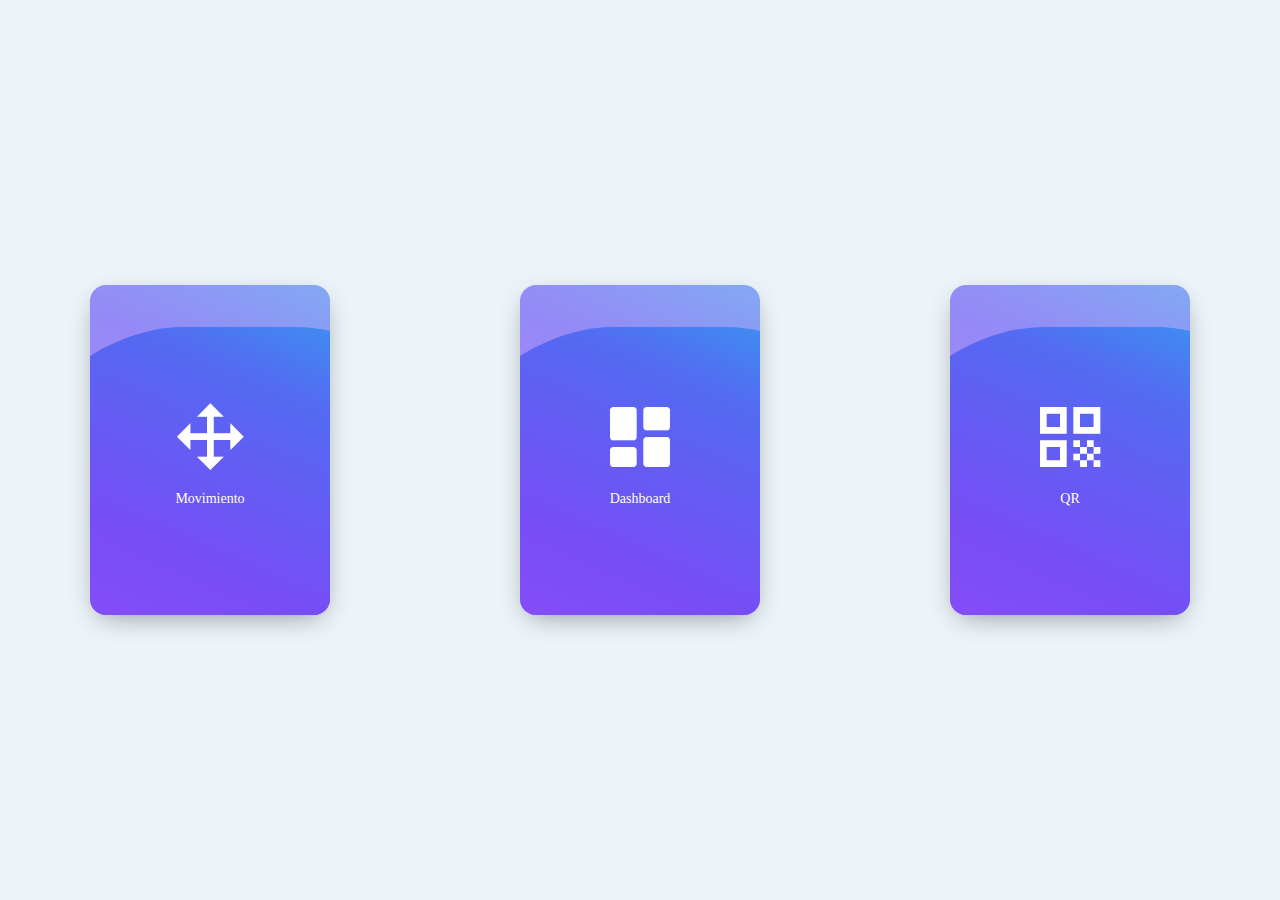
<file: cpu/cpu.html>
<!DOCTYPE html>
<html lang="en">
<head>
    <meta charset="UTF-8">
    <meta name="viewport" content="width=device-width, initial-scale=1.0">
    <link rel="stylesheet" href="cpu.css">
    <title>Document</title>
    <link href='https://unpkg.com/boxicons@2.1.4/css/boxicons.min.css' rel='stylesheet'>
</head>
<body>
<section>
    
    <div class="e-card playing Movimiento">
        <a href="https://forms.office.com/Pages/ResponsePage.aspx?id=NGymxLcrH0WL4bLCakMBWFzR78xJdcxJkrRTCS-HT7tUN05CNTU1T1A3M0MwUkM2OExXU0FEVU5HMS4u" target="_blank">
            <div class="image"></div>

            <div class="wave"></div>
            <div class="wave"></div>
            <div class="wave"></div>


            <div class="infotop">
                <i class='bx bx-move'></i>

                <br>
                <div class="name">Movimiento</div>
            </div>
        </a>
    </div>

    <div class="e-card playing Dashboard">
        <!-- <a href="https://forms.office.com/Pages/ResponsePage.aspx?id=NGymxLcrH0WL4bLCakMBWFzR78xJdcxJkrRTCS-HT7tURUZPMllXN1NTQkdVMjY1TDFMMlVZRktGVy4u" target="_blank"> -->
            <div class="image"></div>

            <div class="wave"></div>
            <div class="wave"></div>
            <div class="wave"></div>


            <div class="infotop">
                <i class='bx bxs-dashboard' ></i>
                <br>
                <div class="name">Dashboard</div>
            </div>
        <!-- </a> -->
    </div>

    <div class="e-card playing QR">
        <a href="https://forms.office.com/Pages/ResponsePage.aspx?id=NGymxLcrH0WL4bLCakMBWFzR78xJdcxJkrRTCS-HT7tUMUxKS1VQS0RJMU5IRFUyWVVOSjZYT1VDVy4u" target="_blank">
            <div class="image"></div>

            <div class="wave"></div>
            <div class="wave"></div>
            <div class="wave"></div>


            <div class="infotop">
                <i class='bx bx-qr'></i>
                <br>
                <div class="name">QR</div>
            </div>
        </a>
    </div>

    

</section>
</body>
</html>
</file>
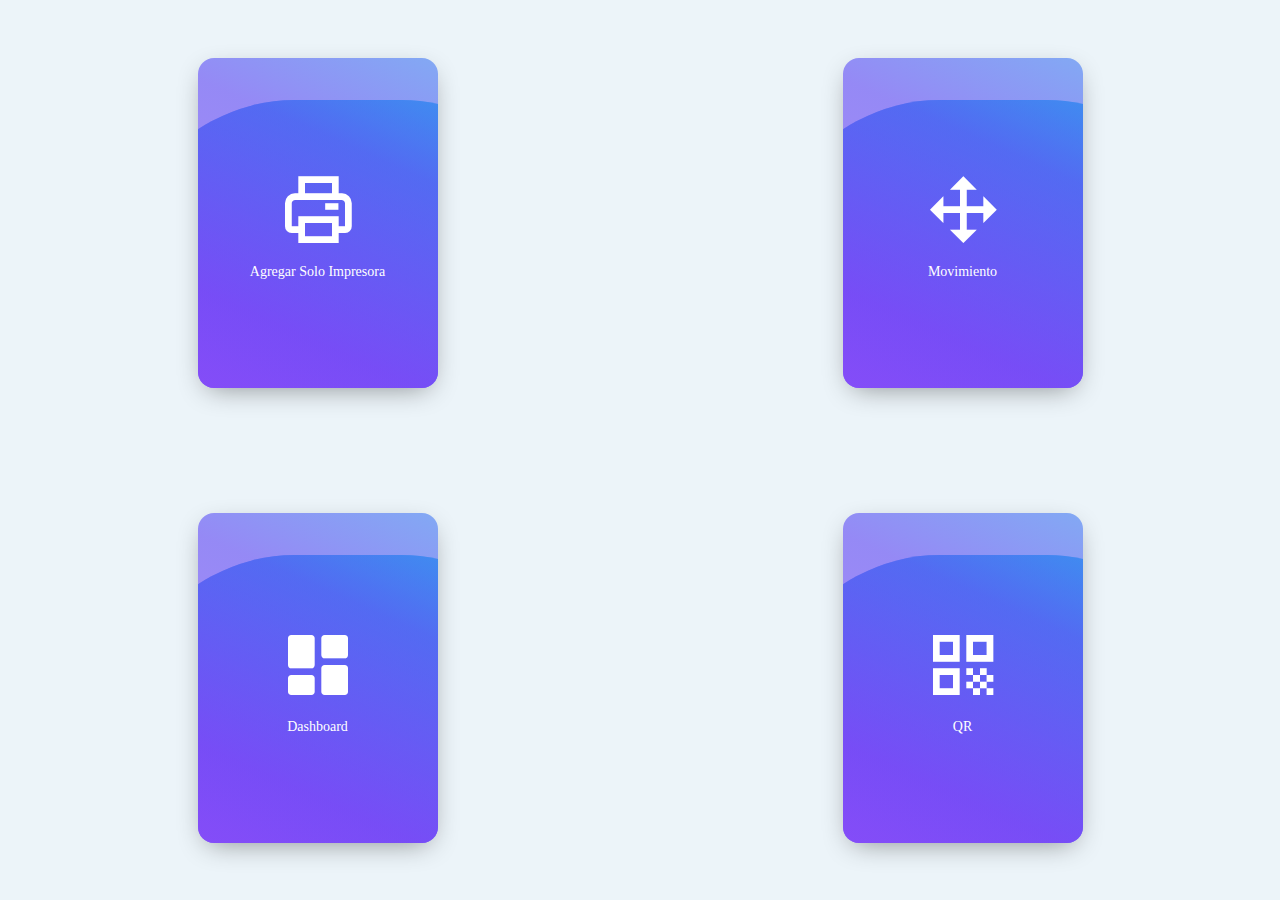
<file: impresora/impresora.html>
<!DOCTYPE html>
<html lang="en">
<head>
    <meta charset="UTF-8">
    <meta name="viewport" content="width=device-width, initial-scale=1.0">
    <link rel="stylesheet" href="impresora.css">
    <title>Document</title>
    <link href='https://unpkg.com/boxicons@2.1.4/css/boxicons.min.css' rel='stylesheet'>
</head>
<body>
<section>
    <div class="e-card playing Solo">
        <!-- <a href="https://forms.office.com/Pages/ResponsePage.aspx?id=NGymxLcrH0WL4bLCakMBWFzR78xJdcxJkrRTCS-HT7tUNEpMMVBNVVBKTzVFRkpUNDVMOUpQN0E0VS4u" target="_blank"> -->
            <div class="image"></div>

            <div class="wave"></div>
            <div class="wave"></div>
            <div class="wave"></div>


            <div class="infotop">
                <i class='bx bx-printer'></i>
                <br>
                <div class="name">Agregar Solo Impresora</div>
            </div>
        <!-- </a> -->
    </div>

    <div class="e-card playing Movimiento">
        <a href="https://forms.office.com/Pages/ResponsePage.aspx?id=NGymxLcrH0WL4bLCakMBWFzR78xJdcxJkrRTCS-HT7tURUZPMllXN1NTQkdVMjY1TDFMMlVZRktGVy4u" target="_blank">
            <div class="image"></div>

            <div class="wave"></div>
            <div class="wave"></div>
            <div class="wave"></div>


            <div class="infotop">
                <i class='bx bx-move'></i>

                <br>
                <div class="name">Movimiento</div>
            </div>
        </a>
    </div>

    <div class="e-card playing Dashboard">
        <a href="https://app.powerbi.com/reportEmbed?reportId=86387bcf-387a-4ae7-8d24-5458ecd7f35b&autoAuth=true&ctid=c4a66c34-2bb7-451f-8be1-b2c26a430158" target="_blank">
            <div class="image"></div>

            <div class="wave"></div>
            <div class="wave"></div>
            <div class="wave"></div>


            <div class="infotop">
                <i class='bx bxs-dashboard' ></i>
                <br>
                <div class="name">Dashboard</div>
            </div>
        </a>
    </div>

    <div class="e-card playing QR">
        <!-- <a href="https://app.powerbi.com/view?r=eyJrIjoiM2MzMzMwNjUtMDI0ZS00M2QwLWIwMmItNGZmNDU2Yjk4MTVhIiwidCI6ImM0YTY2YzM0LTJiYjctNDUxZi04YmUxLWIyYzI2YTQzMDE1OCIsImMiOjR9" target="_blank"> -->
            <div class="image"></div>

            <div class="wave"></div>
            <div class="wave"></div>
            <div class="wave"></div>


            <div class="infotop">
                <i class='bx bx-qr'></i>
                <br>
                <div class="name">QR</div>
            </div>
        <!-- </a> -->
    </div>

</section>
</body>
</html>
</file>
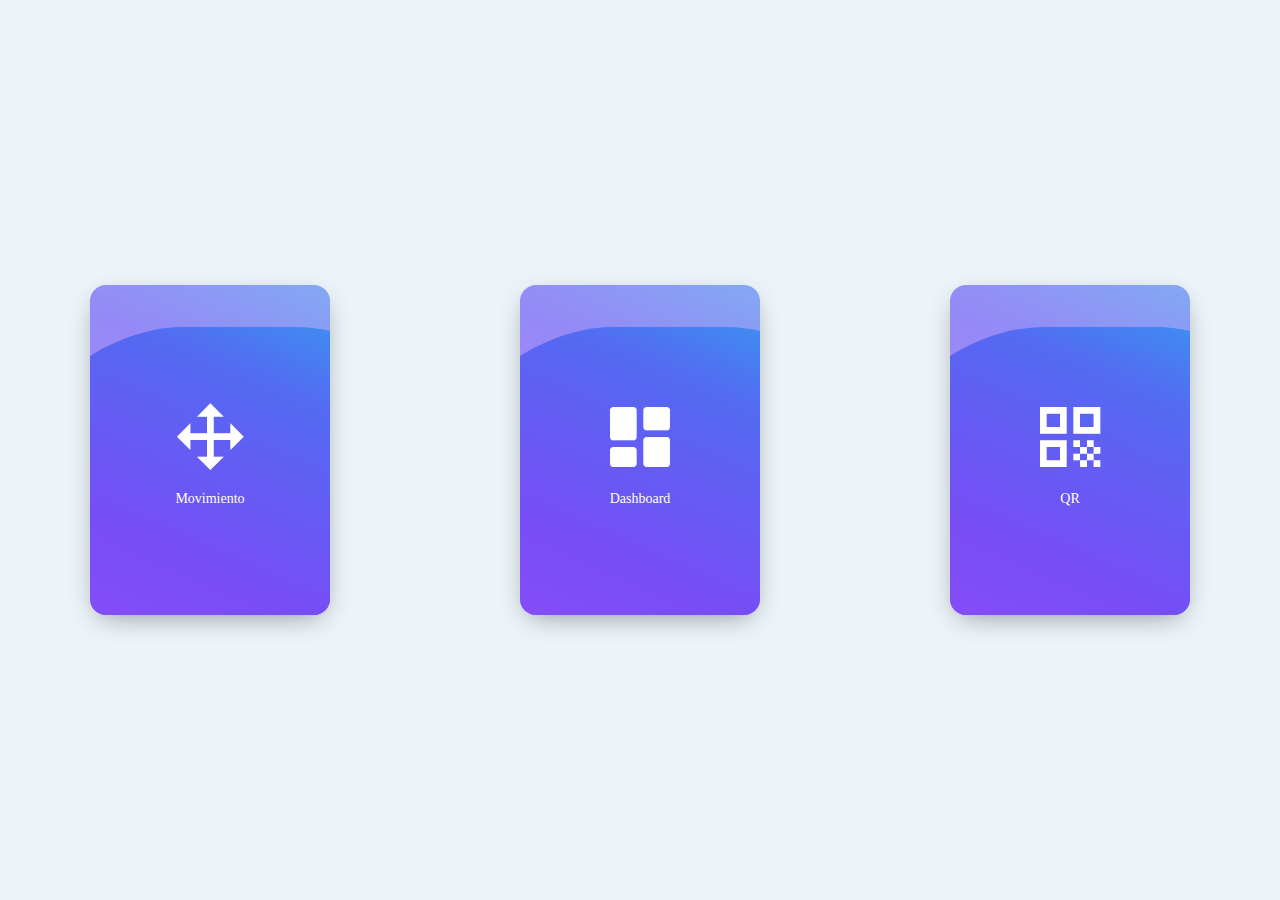
<file: monitor/monitor.html>
<!DOCTYPE html>
<html lang="en">
<head>
    <meta charset="UTF-8">
    <meta name="viewport" content="width=device-width, initial-scale=1.0">
    <link rel="stylesheet" href="monitor.css">
    <title>Document</title>
    <link href='https://unpkg.com/boxicons@2.1.4/css/boxicons.min.css' rel='stylesheet'>
</head>
<body>
<section>
        
    <div class="e-card playing Movimiento">
        <a href="https://forms.office.com/Pages/ResponsePage.aspx?id=NGymxLcrH0WL4bLCakMBWFzR78xJdcxJkrRTCS-HT7tUQVBCREFSRUJTRUVQMFVOU0pDQVhJNEdLVS4u" target="_blank">
            <div class="image"></div>

            <div class="wave"></div>
            <div class="wave"></div>
            <div class="wave"></div>


            <div class="infotop">
                <i class='bx bx-move'></i>

                <br>
                <div class="name">Movimiento</div>
            </div>
        </a>
    </div>

    <div class="e-card playing Dashboard">
        <!-- <a href="https://forms.office.com/Pages/ResponsePage.aspx?id=NGymxLcrH0WL4bLCakMBWFzR78xJdcxJkrRTCS-HT7tURUZPMllXN1NTQkdVMjY1TDFMMlVZRktGVy4u" target="_blank"> -->
            <div class="image"></div>

            <div class="wave"></div>
            <div class="wave"></div>
            <div class="wave"></div>


            <div class="infotop">
                <i class='bx bxs-dashboard' ></i>
                <br>
                <div class="name">Dashboard</div>
            </div>
        <!-- </a> -->
    </div>

    <div class="e-card playing QR">
        <a href="https://forms.office.com/Pages/ResponsePage.aspx?id=NGymxLcrH0WL4bLCakMBWFzR78xJdcxJkrRTCS-HT7tUMklPSThWM1RTTVFIWVU0UDFZM0pTWDFSQS4u" target="_blank">
            <div class="image"></div>

            <div class="wave"></div>
            <div class="wave"></div>
            <div class="wave"></div>


            <div class="infotop">
                <i class='bx bx-qr'></i>
                <br>
                <div class="name">QR</div>
            </div>
        </a>
    </div>

</section>
</body>
</html>
</file>
<file: cpu/cpu.css>
:root {
    --max-width: 1420px;
}

* {
    margin: 0;
    padding: 0;
    box-sizing: border-box;
}

body {
    background-color: #ECF4F9;
}

section {
    height: 100dvh;
    margin: auto;
    padding: var(--padding-x);
    width: min(100%, var(--max-width));


    display: grid;
    grid-template-rows: 1fr;
    grid-template-columns: 1fr 1fr 1fr;
    grid-template-areas: 'Movimiento Dashboard QR';
    grid-gap: 10px;     

}

.Solo { grid-area: Solo; }
.Movimiento { grid-area: Movimiento; }
.Dashboard { grid-area: Dashboard; }
.QR { grid-area: QR; }

main {
  display: flex;
}

iframe {
  margin: auto;
}





.e-card {
  margin: auto;
    /* margin: 100px auto; */
    background: transparent;
    box-shadow: 0px 8px 28px -9px rgba(0,0,0,0.45);
    position: relative;
    width: 240px;
    height: 330px;
    border-radius: 16px;
    overflow: hidden;
  }
  
  .wave {
    position: absolute;
    width: 540px;
    height: 700px;
    opacity: 0.6;
    left: 0;
    top: 0;
    margin-left: -50%;
    margin-top: -70%;
    background: linear-gradient(744deg,#af40ff,#5b42f3 60%,#00ddeb);
  }
  
  .icon {
    width: 3em;
    margin-top: -1em;
    padding-bottom: 1em;
  }

  i { 
    font-size: 80px;
  }
  
  .infotop {
    text-align: center;
    font-size: 20px;
    position: absolute;
    top: 5.6em;
    left: 0;
    right: 0;
    color: rgb(255, 255, 255);
    font-weight: 600;
  }
  
  .name {
    font-size: 14px;
    font-weight: 100;
    position: relative;
    top: 1em;
  }
  
  .wave:nth-child(2),
  .wave:nth-child(3) {
    top: 210px;
  }
  
  .playing .wave {
    border-radius: 40%;
    animation: wave 3000ms infinite linear;
  }
  
  .wave {
    border-radius: 40%;
    animation: wave 55s infinite linear;
  }
  
  .playing .wave:nth-child(2) {
    animation-duration: 4000ms;
  }
  
  .wave:nth-child(2) {
    animation-duration: 50s;
  }
  
  .playing .wave:nth-child(3) {
    animation-duration: 5000ms;
  }
  
  .wave:nth-child(3) {
    animation-duration: 45s;
  }
  
  @keyframes wave {
    0% {
      transform: rotate(0deg);
    }
  
    100% {
      transform: rotate(360deg);
    }
  }


  @media (width < 1000px) {
    section {

      grid-template-rows: 3fr;
      grid-template-columns: 1fr;
      grid-template-areas: 
                           'Movimiento'
                           'Dashboard'
                           'QR';
    }
  }
</file>
<file: impresora/impresora.css>
:root {
    --max-width: 1420px;
}

* {
    margin: 0;
    padding: 0;
    box-sizing: border-box;
}

body {
    background-color: #ECF4F9;
}

section {
    height: 100dvh;
    margin: auto;
    padding: var(--padding-x);
    width: min(100%, var(--max-width));


    display: grid;
    grid-template-rows: 1fr 1fr;
    grid-template-columns: 1fr 1fr;
    grid-template-areas: 'Solo Movimiento'
                        'Dashboard QR';
    grid-gap: 10px;     

}

.Solo { grid-area: Solo; }
.Movimiento { grid-area: Movimiento; }
.Dashboard { grid-area: Dashboard; }
.QR { grid-area: QR; }

main {
  display: flex;
}

iframe {
  margin: auto;
}





.e-card {
  margin: auto;
    /* margin: 100px auto; */
    background: transparent;
    box-shadow: 0px 8px 28px -9px rgba(0,0,0,0.45);
    position: relative;
    width: 240px;
    height: 330px;
    border-radius: 16px;
    overflow: hidden;
  }
  
  .wave {
    position: absolute;
    width: 540px;
    height: 700px;
    opacity: 0.6;
    left: 0;
    top: 0;
    margin-left: -50%;
    margin-top: -70%;
    background: linear-gradient(744deg,#af40ff,#5b42f3 60%,#00ddeb);
  }
  
  .icon {
    width: 3em;
    margin-top: -1em;
    padding-bottom: 1em;
  }

  i { 
    font-size: 80px;
  }
  
  .infotop {
    text-align: center;
    font-size: 20px;
    position: absolute;
    top: 5.6em;
    left: 0;
    right: 0;
    color: rgb(255, 255, 255);
    font-weight: 600;
  }
  
  .name {
    font-size: 14px;
    font-weight: 100;
    position: relative;
    top: 1em;
  }
  
  .wave:nth-child(2),
  .wave:nth-child(3) {
    top: 210px;
  }
  
  .playing .wave {
    border-radius: 40%;
    animation: wave 3000ms infinite linear;
  }
  
  .wave {
    border-radius: 40%;
    animation: wave 55s infinite linear;
  }
  
  .playing .wave:nth-child(2) {
    animation-duration: 4000ms;
  }
  
  .wave:nth-child(2) {
    animation-duration: 50s;
  }
  
  .playing .wave:nth-child(3) {
    animation-duration: 5000ms;
  }
  
  .wave:nth-child(3) {
    animation-duration: 45s;
  }
  
  @keyframes wave {
    0% {
      transform: rotate(0deg);
    }
  
    100% {
      transform: rotate(360deg);
    }
  }


  @media (width < 1000px) {
    section {

      grid-template-rows: 4fr;
      grid-template-columns: 1fr;
      grid-template-areas: 'Solo'
                           'Movimiento'
                           'Dashboard'
                           'QR';
    }
  }
</file>
<file: monitor/monitor.css>
:root {
  --max-width: 1420px;
}

* {
  margin: 0;
  padding: 0;
  box-sizing: border-box;
}

body {
  background-color: #ECF4F9;
}

section {
  height: 100dvh;
  margin: auto;
  padding: var(--padding-x);
  width: min(100%, var(--max-width));


  display: grid;
  grid-template-rows: 1fr;
  grid-template-columns: 1fr 1fr 1fr;
  grid-template-areas: 'Movimiento Dashboard QR';
  grid-gap: 10px;     

}

.Solo { grid-area: Solo; }
.Movimiento { grid-area: Movimiento; }
.Dashboard { grid-area: Dashboard; }
.QR { grid-area: QR; }

main {
display: flex;
}

iframe {
margin: auto;
}





.e-card {
margin: auto;
  /* margin: 100px auto; */
  background: transparent;
  box-shadow: 0px 8px 28px -9px rgba(0,0,0,0.45);
  position: relative;
  width: 240px;
  height: 330px;
  border-radius: 16px;
  overflow: hidden;
}

.wave {
  position: absolute;
  width: 540px;
  height: 700px;
  opacity: 0.6;
  left: 0;
  top: 0;
  margin-left: -50%;
  margin-top: -70%;
  background: linear-gradient(744deg,#af40ff,#5b42f3 60%,#00ddeb);
}

.icon {
  width: 3em;
  margin-top: -1em;
  padding-bottom: 1em;
}

i { 
  font-size: 80px;
}

.infotop {
  text-align: center;
  font-size: 20px;
  position: absolute;
  top: 5.6em;
  left: 0;
  right: 0;
  color: rgb(255, 255, 255);
  font-weight: 600;
}

.name {
  font-size: 14px;
  font-weight: 100;
  position: relative;
  top: 1em;
}

.wave:nth-child(2),
.wave:nth-child(3) {
  top: 210px;
}

.playing .wave {
  border-radius: 40%;
  animation: wave 3000ms infinite linear;
}

.wave {
  border-radius: 40%;
  animation: wave 55s infinite linear;
}

.playing .wave:nth-child(2) {
  animation-duration: 4000ms;
}

.wave:nth-child(2) {
  animation-duration: 50s;
}

.playing .wave:nth-child(3) {
  animation-duration: 5000ms;
}

.wave:nth-child(3) {
  animation-duration: 45s;
}

@keyframes wave {
  0% {
    transform: rotate(0deg);
  }

  100% {
    transform: rotate(360deg);
  }
}


@media (width < 1000px) {
  section {

    grid-template-rows: 3fr;
    grid-template-columns: 1fr;
    grid-template-areas: 
                         'Movimiento'
                         'Dashboard'
                         'QR';
  }
}
</file>
